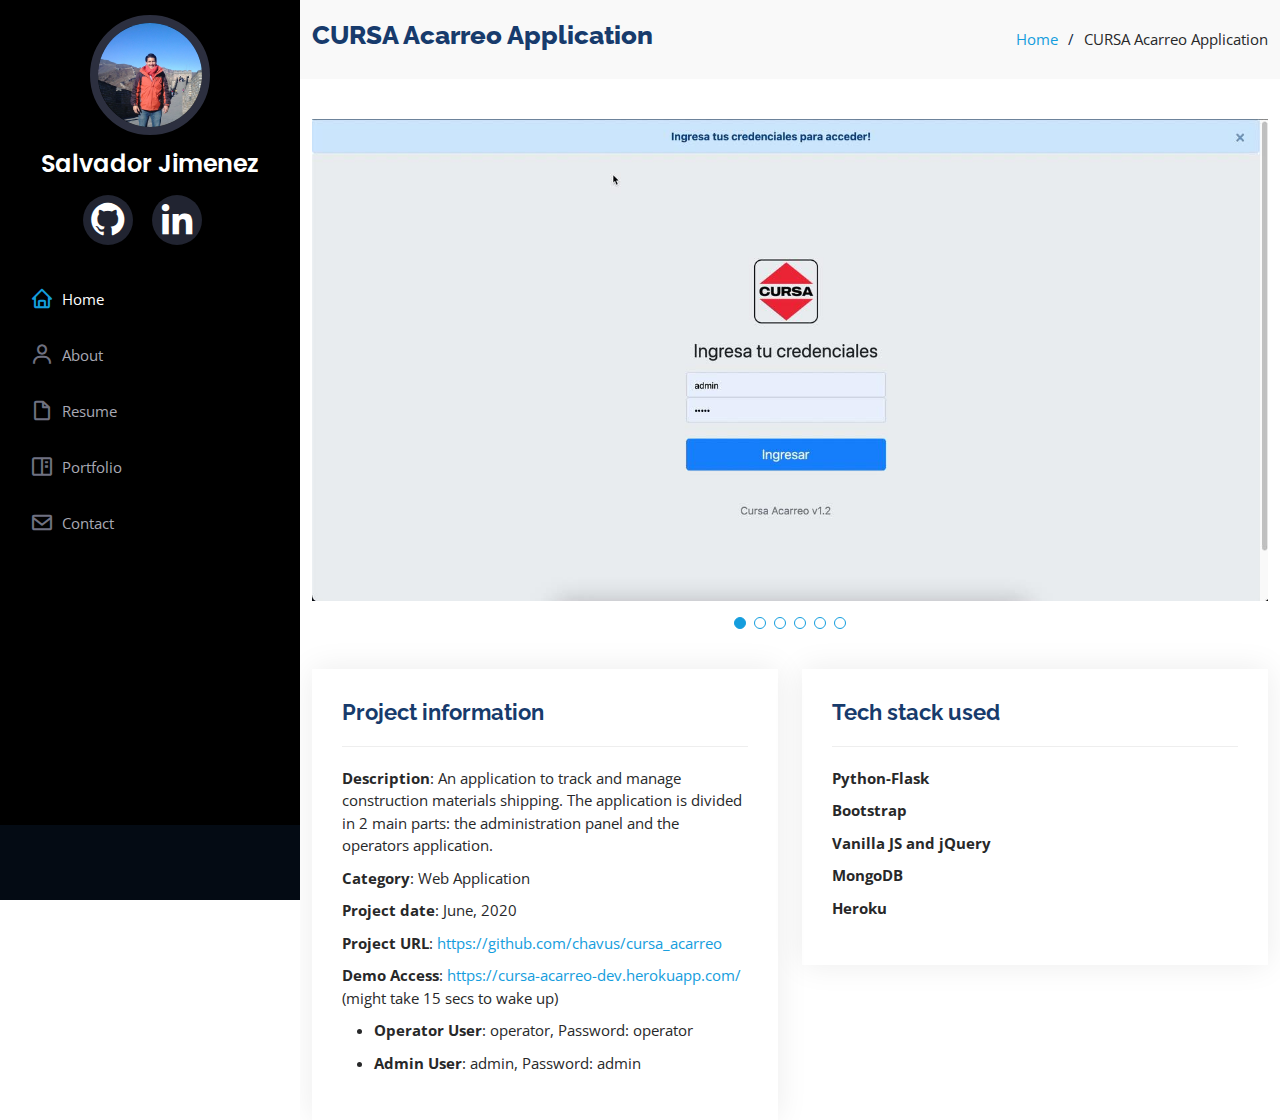
<file: portfolio-details-cursa.html>
<!DOCTYPE html>
<html lang="en">

<head>
  <meta charset="utf-8">
  <meta content="width=device-width, initial-scale=1.0" name="viewport">

  <title>Details - CURSA</title>
  <meta content="" name="description">
  <meta content="" name="keywords">

  <!-- Favicons -->
  <link href="assets/img/SJ_favicon.png" rel="icon">
  <link href="assets/img/apple-touch-icon.png" rel="apple-touch-icon">

  <!-- Google Fonts -->
  <link href="https://fonts.googleapis.com/css?family=Open+Sans:300,300i,400,400i,600,600i,700,700i|Raleway:300,300i,400,400i,500,500i,600,600i,700,700i|Poppins:300,300i,400,400i,500,500i,600,600i,700,700i" rel="stylesheet">

  <!-- Vendor CSS Files -->
  <link href="assets/vendor/aos/aos.css" rel="stylesheet">
  <link href="assets/vendor/bootstrap/css/bootstrap.min.css" rel="stylesheet">
  <link href="assets/vendor/bootstrap-icons/bootstrap-icons.css" rel="stylesheet">
  <link href="assets/vendor/boxicons/css/boxicons.min.css" rel="stylesheet">
  <link href="assets/vendor/glightbox/css/glightbox.min.css" rel="stylesheet">
  <link href="assets/vendor/swiper/swiper-bundle.min.css" rel="stylesheet">

  <!-- Template Main CSS File -->
  <link href="assets/css/style.css" rel="stylesheet">

  <!-- =======================================================
  * Template Name: iPortfolio - v3.6.0
  * Template URL: https://bootstrapmade.com/iportfolio-bootstrap-portfolio-websites-template/
  * Author: BootstrapMade.com
  * License: https://bootstrapmade.com/license/
  ======================================================== -->
</head>

<body>

  <!-- ======= Mobile nav toggle button ======= -->
  <i class="bi bi-list mobile-nav-toggle d-xl-none"></i>

  <!-- ======= Header ======= -->
  <header id="header">
    <div class="d-flex flex-column">

      <div class="profile">
        <img src="assets/img/profile/chava_img.jpeg" alt="" class="img-fluid rounded-circle">
        <h1 class="text-light"><a href="index.html">Salvador Jimenez</a></h1>
        <div class="social-links mt-3 text-center">
          <a href="https://github.com/chavus" target="_blank" class="linkedin"><i class='bx bxl-github'></i></i></a>
          <a href="https://www.linkedin.com/in/sjimenezn" target="_blank" class="linkedin"><i class="bx bxl-linkedin"></i></a>
        </div>
      </div>

      <nav id="navbar" class="nav-menu navbar">
        <ul>
          <li><a href="/index.html#hero" class="nav-link scrollto active"><i class="bx bx-home"></i> <span>Home</span></a></li>
          <li><a href="/index.html#about" class="nav-link scrollto"><i class="bx bx-user"></i> <span>About</span></a></li>
          <li><a href="/index.html#resume" class="nav-link scrollto"><i class="bx bx-file-blank"></i> <span>Resume</span></a></li>
          <li><a href="/index.html#portfolio" class="nav-link scrollto"><i class="bx bx-book-content"></i> <span>Portfolio</span></a></li>
          <li><a href="/index.html#contact" class="nav-link scrollto"><i class="bx bx-envelope"></i> <span>Contact</span></a></li>
        </ul>
      </nav><!-- .nav-menu -->
    </div>
  </header><!-- End Header -->

  <main id="main">

    <!-- ======= Breadcrumbs ======= -->
    <section id="breadcrumbs" class="breadcrumbs">
      <div class="container">

        <div class="d-flex justify-content-between align-items-center">
          <h2 style="color: #173b6c; font-weight: 800;">CURSA Acarreo Application</h2>
          <ol>
            <li><a href="index.html">Home</a></li>
            <li>CURSA Acarreo Application</li>
          </ol>
        </div>

      </div>
    </section><!-- End Breadcrumbs -->

    <!-- ======= Portfolio Details Section ======= -->
    <section id="portfolio-details" class="portfolio-details">
      <div class="container">

        <div class="row gy-4">

          <div class="col-lg-12">
            <div class="portfolio-details-slider swiper">
              <div class="swiper-wrapper align-items-center">

                <div class="swiper-slide">
                  <img src="assets/img/portfolio/cursa_1.jpg" alt="">
                </div>

                <div class="swiper-slide">
                  <img src="assets/img/portfolio/cursa_2.jpg" alt="">
                </div>

                <div class="swiper-slide">
                  <img src="assets/img/portfolio/cursa_3.jpg" alt="">
                </div>

                <div class="swiper-slide">
                  <img src="assets/img/portfolio/cursa_4.jpg" alt="">
                </div>

                <div class="swiper-slide">
                  <img src="assets/img/portfolio/cursa_5.jpg" alt="">
                </div>

                <div class="swiper-slide">
                  <img src="assets/img/portfolio/cursa_7.jpg" alt="">
                </div>

              </div>
              <div class="swiper-pagination"></div>
            </div>
          </div>

          <div class="col-lg-6">
            <div class="portfolio-info">
              <h3 style="color: #173b6c;">Project information</h3>
              <ul>
                <li><strong>Description</strong>: An application to track and manage construction materials shipping. The application is divided in 2 main parts: the administration panel and the operators application.</li>

                <li><strong>Category</strong>: Web Application</li>
                <li><strong>Project date</strong>: June, 2020</li>
                <li><strong>Project URL</strong>: <a href="https://github.com/chavus/cursa_acarreo" target="_blank">https://github.com/chavus/cursa_acarreo</a></li>
                <li><strong>Demo Access</strong>: <a href="https://cursa-acarreo-dev.herokuapp.com/login" target="_blank">https://cursa-acarreo-dev.herokuapp.com/</a> (might take 15 secs to wake up)
                  <ul class="typed-list">
                    <li><strong>Operator User</strong>: operator, Password: operator</li>
                    <li><strong>Admin User</strong>: admin, Password: admin</li>
                  </ul>
                </li>
                

              </ul>
            </div>
            </div>
            <div class="col-lg-6">
            <div class="portfolio-info">
              <h3 style="color: #173b6c;">Tech stack used</h3>
              <ul>
                <li><strong>Python-Flask</strong></li>
                <li><strong>Bootstrap</strong></li>
                <li><strong>Vanilla JS and jQuery</strong></li>
                <li><strong>MongoDB</strong></li>
                <li><strong>Heroku</strong></li>

              </ul>
            </div>

          </div>





        </div>

      </div>
    </section><!-- End Portfolio Details Section -->

  </main><!-- End #main -->

  <!-- ======= Footer ======= -->
  <footer id="footer">
    <div class="container">
      <div class="copyright">
        &copy; Copyright <strong><span>iPortfolio</span></strong>
      </div>
      <div class="credits">
        <!-- All the links in the footer should remain intact. -->
        <!-- You can delete the links only if you purchased the pro version. -->
        <!-- Licensing information: https://bootstrapmade.com/license/ -->
        <!-- Purchase the pro version with working PHP/AJAX contact form: https://bootstrapmade.com/iportfolio-bootstrap-portfolio-websites-template/ -->
        Designed by <a href="https://bootstrapmade.com/">BootstrapMade</a>
      </div>
    </div>
  </footer><!-- End  Footer -->

  <a href="#" class="back-to-top d-flex align-items-center justify-content-center"><i class="bi bi-arrow-up-short"></i></a>

  <!-- Vendor JS Files -->
  <script src="assets/vendor/aos/aos.js"></script>
  <script src="assets/vendor/bootstrap/js/bootstrap.bundle.min.js"></script>
  <script src="assets/vendor/glightbox/js/glightbox.min.js"></script>
  <script src="assets/vendor/isotope-layout/isotope.pkgd.min.js"></script>
  <script src="assets/vendor/php-email-form/validate.js"></script>
  <script src="assets/vendor/purecounter/purecounter.js"></script>
  <script src="assets/vendor/swiper/swiper-bundle.min.js"></script>
  <script src="assets/vendor/typed.js/typed.min.js"></script>
  <script src="assets/vendor/waypoints/noframework.waypoints.js"></script>

  <!-- Template Main JS File -->
  <script src="assets/js/main.js"></script>

</body>

</html>
</file>
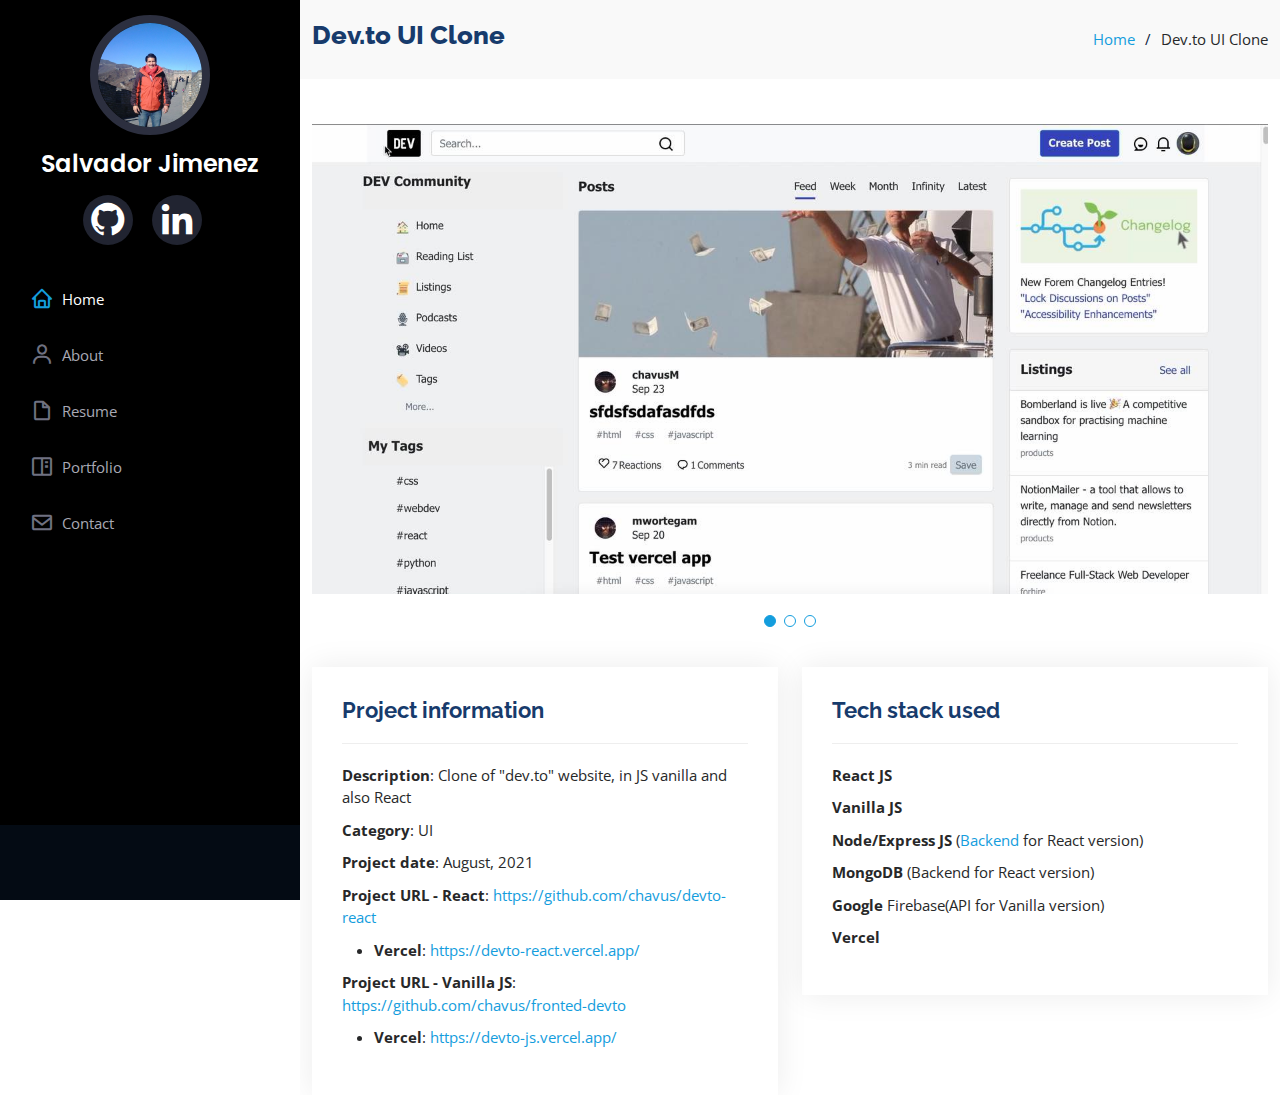
<file: portfolio-details-devto.html>
<!DOCTYPE html>
<html lang="en">

<head>
  <meta charset="utf-8">
  <meta content="width=device-width, initial-scale=1.0" name="viewport">

  <title>Details - Devto Clone</title>
  <meta content="" name="description">
  <meta content="" name="keywords">

  <!-- Favicons -->
  <link href="assets/img/SJ_favicon.png" rel="icon">
  <link href="assets/img/apple-touch-icon.png" rel="apple-touch-icon">

  <!-- Google Fonts -->
  <link href="https://fonts.googleapis.com/css?family=Open+Sans:300,300i,400,400i,600,600i,700,700i|Raleway:300,300i,400,400i,500,500i,600,600i,700,700i|Poppins:300,300i,400,400i,500,500i,600,600i,700,700i" rel="stylesheet">

  <!-- Vendor CSS Files -->
  <link href="assets/vendor/aos/aos.css" rel="stylesheet">
  <link href="assets/vendor/bootstrap/css/bootstrap.min.css" rel="stylesheet">
  <link href="assets/vendor/bootstrap-icons/bootstrap-icons.css" rel="stylesheet">
  <link href="assets/vendor/boxicons/css/boxicons.min.css" rel="stylesheet">
  <link href="assets/vendor/glightbox/css/glightbox.min.css" rel="stylesheet">
  <link href="assets/vendor/swiper/swiper-bundle.min.css" rel="stylesheet">

  <!-- Template Main CSS File -->
  <link href="assets/css/style.css" rel="stylesheet">

  <!-- =======================================================
  * Template Name: iPortfolio - v3.6.0
  * Template URL: https://bootstrapmade.com/iportfolio-bootstrap-portfolio-websites-template/
  * Author: BootstrapMade.com
  * License: https://bootstrapmade.com/license/
  ======================================================== -->
</head>

<body>

  <!-- ======= Mobile nav toggle button ======= -->
  <i class="bi bi-list mobile-nav-toggle d-xl-none"></i>

  <!-- ======= Header ======= -->
  <header id="header">
    <div class="d-flex flex-column">

      <div class="profile">
        <img src="assets/img/profile/chava_img.jpeg" alt="" class="img-fluid rounded-circle">
        <h1 class="text-light"><a href="index.html">Salvador Jimenez</a></h1>
        <div class="social-links mt-3 text-center">
          <a href="https://github.com/chavus" target="_blank" class="linkedin"><i class='bx bxl-github'></i></i></a>
          <a href="https://www.linkedin.com/in/sjimenezn" target="_blank" class="linkedin"><i class="bx bxl-linkedin"></i></a>
        </div>
      </div>

      <nav id="navbar" class="nav-menu navbar">
        <ul>
          <li><a href="/index.html#hero" class="nav-link scrollto active"><i class="bx bx-home"></i> <span>Home</span></a></li>
          <li><a href="/index.html#about" class="nav-link scrollto"><i class="bx bx-user"></i> <span>About</span></a></li>
          <li><a href="/index.html#resume" class="nav-link scrollto"><i class="bx bx-file-blank"></i> <span>Resume</span></a></li>
          <li><a href="/index.html#portfolio" class="nav-link scrollto"><i class="bx bx-book-content"></i> <span>Portfolio</span></a></li>
          <li><a href="/index.html#contact" class="nav-link scrollto"><i class="bx bx-envelope"></i> <span>Contact</span></a></li>
        </ul>
      </nav><!-- .nav-menu -->
    </div>
  </header><!-- End Header -->

  <main id="main">

    <!-- ======= Breadcrumbs ======= -->
    <section id="breadcrumbs" class="breadcrumbs">
      <div class="container">

        <div class="d-flex justify-content-between align-items-center">
          <h2 style="color: #173b6c; font-weight: 800;">Dev.to UI Clone</h2>
          <ol>
            <li><a href="index.html">Home</a></li>
            <li>Dev.to UI Clone</li>
          </ol>
        </div>

      </div>
    </section><!-- End Breadcrumbs -->

    <!-- ======= Portfolio Details Section ======= -->
    <section id="portfolio-details" class="portfolio-details">
      <div class="container">

        <div class="row gy-4">

          <div class="col-lg-12">
            <div class="portfolio-details-slider swiper">
              <div class="swiper-wrapper align-items-center">

                <div class="swiper-slide">
                  <img src="assets/img/portfolio/devto_react_2.jpg" alt="">
                </div>

                <div class="swiper-slide">
                  <img src="assets/img/portfolio/devto_react_3.jpg" alt="">
                </div>

                <div class="swiper-slide">
                  <img src="assets/img/portfolio/devto_react_4.jpg" alt="">
                </div>

              </div>
              <div class="swiper-pagination"></div>
            </div>
          </div>

          <div class="col-lg-6">
            <div class="portfolio-info">
              <h3 style="color: #173b6c;">Project information</h3>
              <ul>
                <li><strong>Description</strong>: Clone of "dev.to" website, in JS vanilla and also React</li>

                <li><strong>Category</strong>: UI</li>
                <li><strong>Project date</strong>: August, 2021</li>
                <li><strong>Project URL - React</strong>: <a href="https://github.com/chavus/devto-react" target="_blank">https://github.com/chavus/devto-react</a>
                <ul>
                  <li><strong>Vercel</strong>: <a href="https://devto-react.vercel.app/" target="_blank">https://devto-react.vercel.app/</a></li>
                </ul>
                </li>
                <li><strong>Project URL - Vanilla JS</strong>: <a href="https://github.com/chavus/fronted-devto" target="_blank">https://github.com/chavus/fronted-devto</a>
                  <ul>
                    <li>
                      <strong>Vercel</strong>: <a href="https://devto-js.vercel.app/" target="_blank">https://devto-js.vercel.app/</a> 
                    </li>
                  </ul>
                </li>

              </ul>
            </div>
            </div>
            <div class="col-lg-6">
            <div class="portfolio-info">
              <h3 style="color: #173b6c;">Tech stack used</h3>
              <ul>
                <li><strong>React JS</strong></li>
                <li><strong>Vanilla JS</strong></li>
                <li><strong>Node/Express JS </strong>(<a href="https://github.com/chavus/backend-devto" target="_blank">Backend</a> for React version)</li>
                <li><strong>MongoDB </strong>(Backend for React version)</li>
                <li><strong>Google</strong> Firebase(API for Vanilla version)</li>
                <li><strong>Vercel</strong></li>
              </ul>
            </div>

          </div>





        </div>

      </div>
    </section><!-- End Portfolio Details Section -->

  </main><!-- End #main -->

  <!-- ======= Footer ======= -->
  <footer id="footer">
    <div class="container">
      <div class="copyright">
        &copy; Copyright <strong><span>iPortfolio</span></strong>
      </div>
      <div class="credits">
        <!-- All the links in the footer should remain intact. -->
        <!-- You can delete the links only if you purchased the pro version. -->
        <!-- Licensing information: https://bootstrapmade.com/license/ -->
        <!-- Purchase the pro version with working PHP/AJAX contact form: https://bootstrapmade.com/iportfolio-bootstrap-portfolio-websites-template/ -->
        Designed by <a href="https://bootstrapmade.com/">BootstrapMade</a>
      </div>
    </div>
  </footer><!-- End  Footer -->

  <a href="#" class="back-to-top d-flex align-items-center justify-content-center"><i class="bi bi-arrow-up-short"></i></a>

  <!-- Vendor JS Files -->
  <script src="assets/vendor/aos/aos.js"></script>
  <script src="assets/vendor/bootstrap/js/bootstrap.bundle.min.js"></script>
  <script src="assets/vendor/glightbox/js/glightbox.min.js"></script>
  <script src="assets/vendor/isotope-layout/isotope.pkgd.min.js"></script>
  <script src="assets/vendor/php-email-form/validate.js"></script>
  <script src="assets/vendor/purecounter/purecounter.js"></script>
  <script src="assets/vendor/swiper/swiper-bundle.min.js"></script>
  <script src="assets/vendor/typed.js/typed.min.js"></script>
  <script src="assets/vendor/waypoints/noframework.waypoints.js"></script>

  <!-- Template Main JS File -->
  <script src="assets/js/main.js"></script>

</body>

</html>
</file>
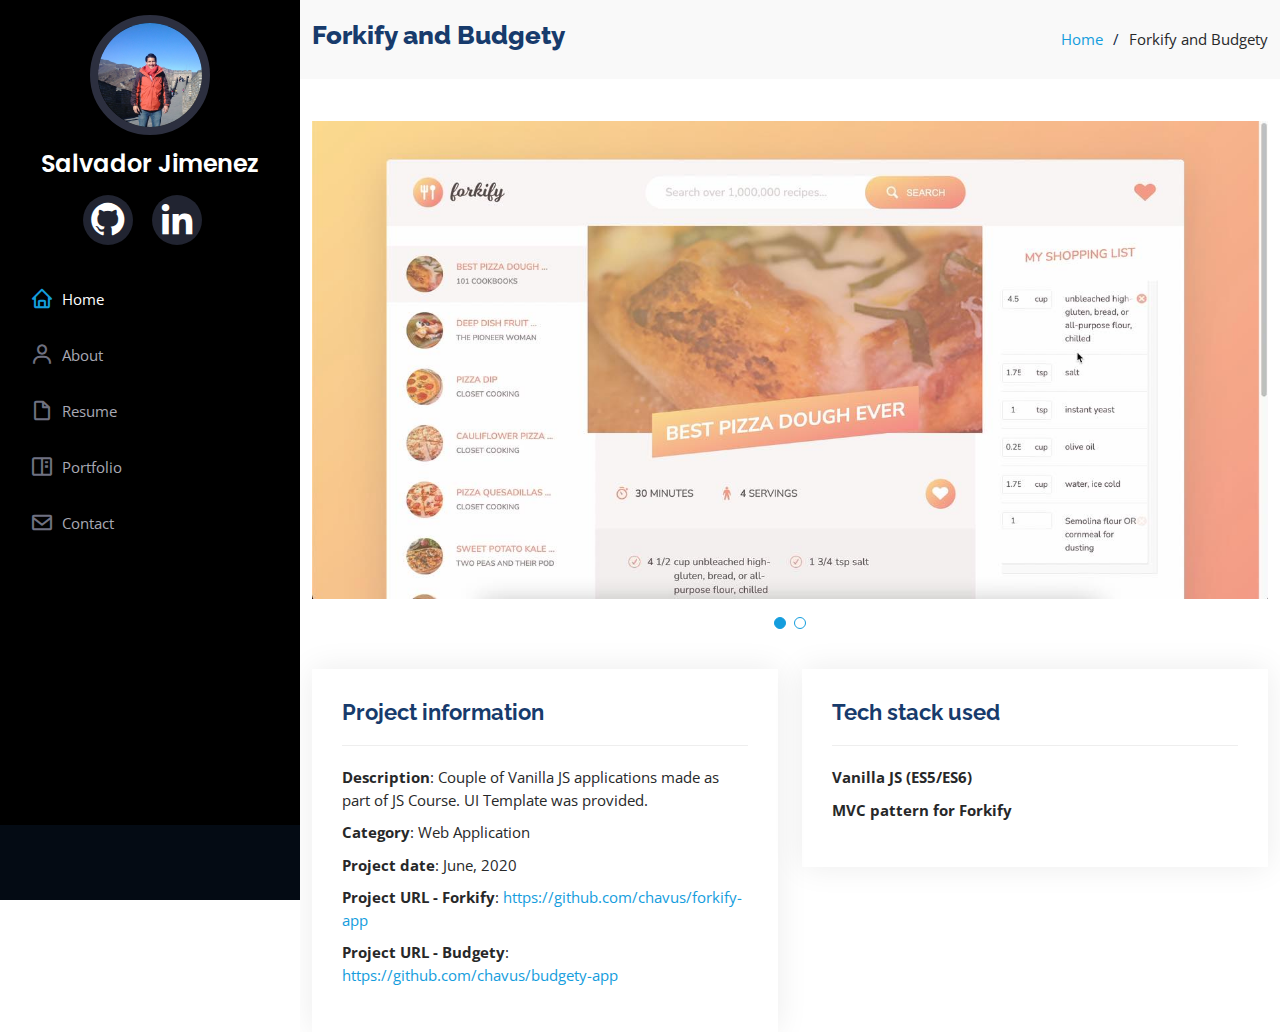
<file: portfolio-details-fork_budg.html>
<!DOCTYPE html>
<html lang="en">

<head>
  <meta charset="utf-8">
  <meta content="width=device-width, initial-scale=1.0" name="viewport">

  <title>Details - Forkify and Budgety</title>
  <meta content="" name="description">
  <meta content="" name="keywords">

  <!-- Favicons -->
  <link href="assets/img/SJ_favicon.png" rel="icon">
  <link href="assets/img/apple-touch-icon.png" rel="apple-touch-icon">

  <!-- Google Fonts -->
  <link href="https://fonts.googleapis.com/css?family=Open+Sans:300,300i,400,400i,600,600i,700,700i|Raleway:300,300i,400,400i,500,500i,600,600i,700,700i|Poppins:300,300i,400,400i,500,500i,600,600i,700,700i" rel="stylesheet">

  <!-- Vendor CSS Files -->
  <link href="assets/vendor/aos/aos.css" rel="stylesheet">
  <link href="assets/vendor/bootstrap/css/bootstrap.min.css" rel="stylesheet">
  <link href="assets/vendor/bootstrap-icons/bootstrap-icons.css" rel="stylesheet">
  <link href="assets/vendor/boxicons/css/boxicons.min.css" rel="stylesheet">
  <link href="assets/vendor/glightbox/css/glightbox.min.css" rel="stylesheet">
  <link href="assets/vendor/swiper/swiper-bundle.min.css" rel="stylesheet">

  <!-- Template Main CSS File -->
  <link href="assets/css/style.css" rel="stylesheet">

  <!-- =======================================================
  * Template Name: iPortfolio - v3.6.0
  * Template URL: https://bootstrapmade.com/iportfolio-bootstrap-portfolio-websites-template/
  * Author: BootstrapMade.com
  * License: https://bootstrapmade.com/license/
  ======================================================== -->
</head>

<body>

  <!-- ======= Mobile nav toggle button ======= -->
  <i class="bi bi-list mobile-nav-toggle d-xl-none"></i>

  <!-- ======= Header ======= -->
  <header id="header">
    <div class="d-flex flex-column">

      <div class="profile">
        <img src="assets/img/profile/chava_img.jpeg" alt="" class="img-fluid rounded-circle">
        <h1 class="text-light"><a href="index.html">Salvador Jimenez</a></h1>
        <div class="social-links mt-3 text-center">
          <a href="https://github.com/chavus" target="_blank" class="linkedin"><i class='bx bxl-github'></i></i></a>
          <a href="https://www.linkedin.com/in/sjimenezn" target="_blank" class="linkedin"><i class="bx bxl-linkedin"></i></a>
        </div>
      </div>

      <nav id="navbar" class="nav-menu navbar">
        <ul>
          <li><a href="/index.html#hero" class="nav-link scrollto active"><i class="bx bx-home"></i> <span>Home</span></a></li>
          <li><a href="/index.html#about" class="nav-link scrollto"><i class="bx bx-user"></i> <span>About</span></a></li>
          <li><a href="/index.html#resume" class="nav-link scrollto"><i class="bx bx-file-blank"></i> <span>Resume</span></a></li>
          <li><a href="/index.html#portfolio" class="nav-link scrollto"><i class="bx bx-book-content"></i> <span>Portfolio</span></a></li>
          <li><a href="/index.html#contact" class="nav-link scrollto"><i class="bx bx-envelope"></i> <span>Contact</span></a></li>
        </ul>
      </nav><!-- .nav-menu -->
    </div>
  </header><!-- End Header -->

  <main id="main">

    <!-- ======= Breadcrumbs ======= -->
    <section id="breadcrumbs" class="breadcrumbs">
      <div class="container">

        <div class="d-flex justify-content-between align-items-center">
          <h2 style="color: #173b6c; font-weight: 800;">Forkify and Budgety</h2>
          <ol>
            <li><a href="index.html">Home</a></li>
            <li>Forkify and Budgety</li>
          </ol>
        </div>

      </div>
    </section><!-- End Breadcrumbs -->

    <!-- ======= Portfolio Details Section ======= -->
    <section id="portfolio-details" class="portfolio-details">
      <div class="container">

        <div class="row gy-4">

          <div class="col-lg-12">
            <div class="portfolio-details-slider swiper">
              <div class="swiper-wrapper align-items-center">

                <div class="swiper-slide">
                  <img src="assets/img/portfolio/fork_budg_1.jpg" alt="">
                </div>

                <div class="swiper-slide">
                  <img src="assets/img/portfolio/fork_budg_2.jpg" alt="">
                </div>

              </div>
              <div class="swiper-pagination"></div>
            </div>
          </div>

          <div class="col-lg-6">
            <div class="portfolio-info">
              <h3 style="color: #173b6c;">Project information</h3>
              <ul>
                <li><strong>Description</strong>: Couple of Vanilla JS applications made as part of JS Course. UI Template was provided.</li>

                <li><strong>Category</strong>: Web Application</li>
                <li><strong>Project date</strong>: June, 2020</li>
                <li><strong>Project URL - Forkify</strong>: <a href="https://github.com/chavus/forkify-app" target="_blank">https://github.com/chavus/forkify-app</a>
                </li>
                <li><strong>Project URL - Budgety</strong>: <a href="https://github.com/chavus/budgety-app" target="_blank">https://github.com/chavus/budgety-app</a>
                </li>
              </ul>
            </div>
            </div>
            <div class="col-lg-6">
            <div class="portfolio-info">
              <h3 style="color: #173b6c;">Tech stack used</h3>
              <ul>
                <li><strong>Vanilla JS (ES5/ES6)</strong></li>
                <li><strong>MVC pattern for Forkify</strong></li>
              </ul>
            </div>

          </div>





        </div>

      </div>
    </section><!-- End Portfolio Details Section -->

  </main><!-- End #main -->

  <!-- ======= Footer ======= -->
  <footer id="footer">
    <div class="container">
      <div class="copyright">
        &copy; Copyright <strong><span>iPortfolio</span></strong>
      </div>
      <div class="credits">
        <!-- All the links in the footer should remain intact. -->
        <!-- You can delete the links only if you purchased the pro version. -->
        <!-- Licensing information: https://bootstrapmade.com/license/ -->
        <!-- Purchase the pro version with working PHP/AJAX contact form: https://bootstrapmade.com/iportfolio-bootstrap-portfolio-websites-template/ -->
        Designed by <a href="https://bootstrapmade.com/">BootstrapMade</a>
      </div>
    </div>
  </footer><!-- End  Footer -->

  <a href="#" class="back-to-top d-flex align-items-center justify-content-center"><i class="bi bi-arrow-up-short"></i></a>

  <!-- Vendor JS Files -->
  <script src="assets/vendor/aos/aos.js"></script>
  <script src="assets/vendor/bootstrap/js/bootstrap.bundle.min.js"></script>
  <script src="assets/vendor/glightbox/js/glightbox.min.js"></script>
  <script src="assets/vendor/isotope-layout/isotope.pkgd.min.js"></script>
  <script src="assets/vendor/php-email-form/validate.js"></script>
  <script src="assets/vendor/purecounter/purecounter.js"></script>
  <script src="assets/vendor/swiper/swiper-bundle.min.js"></script>
  <script src="assets/vendor/typed.js/typed.min.js"></script>
  <script src="assets/vendor/waypoints/noframework.waypoints.js"></script>

  <!-- Template Main JS File -->
  <script src="assets/js/main.js"></script>

</body>

</html>
</file>
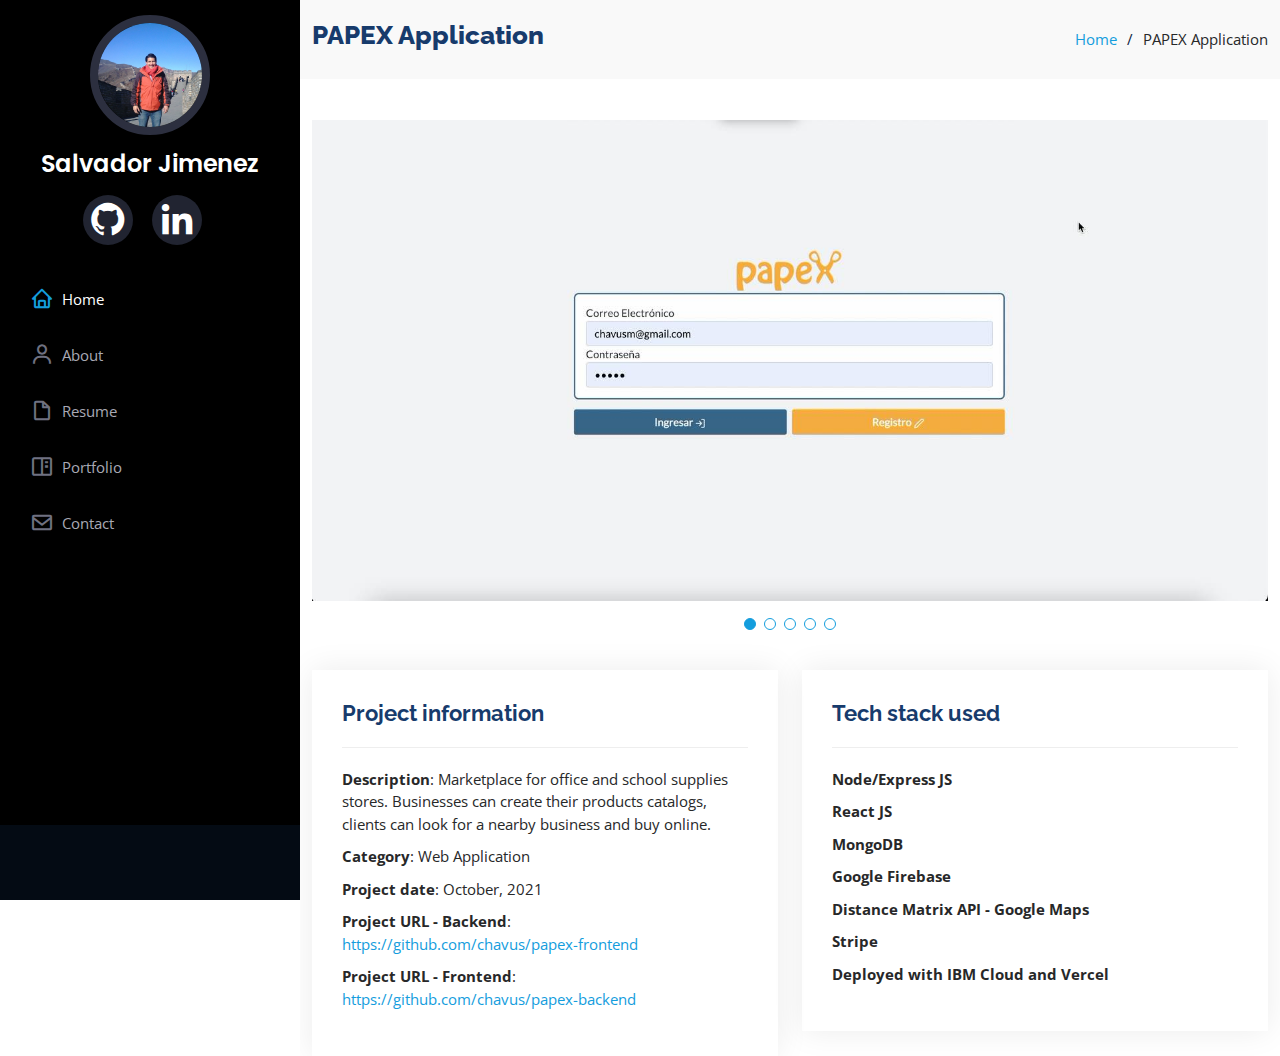
<file: portfolio-details-papex.html>
<!DOCTYPE html>
<html lang="en">

<head>
  <meta charset="utf-8">
  <meta content="width=device-width, initial-scale=1.0" name="viewport">

  <title>Details - Papex</title>
  <meta content="" name="description">
  <meta content="" name="keywords">

  <!-- Favicons -->
  <link href="assets/img/SJ_favicon.png" rel="icon">
  <link href="assets/img/apple-touch-icon.png" rel="apple-touch-icon">

  <!-- Google Fonts -->
  <link href="https://fonts.googleapis.com/css?family=Open+Sans:300,300i,400,400i,600,600i,700,700i|Raleway:300,300i,400,400i,500,500i,600,600i,700,700i|Poppins:300,300i,400,400i,500,500i,600,600i,700,700i" rel="stylesheet">

  <!-- Vendor CSS Files -->
  <link href="assets/vendor/aos/aos.css" rel="stylesheet">
  <link href="assets/vendor/bootstrap/css/bootstrap.min.css" rel="stylesheet">
  <link href="assets/vendor/bootstrap-icons/bootstrap-icons.css" rel="stylesheet">
  <link href="assets/vendor/boxicons/css/boxicons.min.css" rel="stylesheet">
  <link href="assets/vendor/glightbox/css/glightbox.min.css" rel="stylesheet">
  <link href="assets/vendor/swiper/swiper-bundle.min.css" rel="stylesheet">

  <!-- Template Main CSS File -->
  <link href="assets/css/style.css" rel="stylesheet">

  <!-- =======================================================
  * Template Name: iPortfolio - v3.6.0
  * Template URL: https://bootstrapmade.com/iportfolio-bootstrap-portfolio-websites-template/
  * Author: BootstrapMade.com
  * License: https://bootstrapmade.com/license/
  ======================================================== -->
</head>

<body>

  <!-- ======= Mobile nav toggle button ======= -->
  <i class="bi bi-list mobile-nav-toggle d-xl-none"></i>

  <!-- ======= Header ======= -->
  <header id="header">
    <div class="d-flex flex-column">

      <div class="profile">
        <img src="assets/img/profile/chava_img.jpeg" alt="" class="img-fluid rounded-circle">
        <h1 class="text-light"><a href="index.html">Salvador Jimenez</a></h1>
        <div class="social-links mt-3 text-center">
          <a href="https://github.com/chavus" target="_blank" class="linkedin"><i class='bx bxl-github'></i></i></a>
          <a href="https://www.linkedin.com/in/sjimenezn" target="_blank" class="linkedin"><i class="bx bxl-linkedin"></i></a>
        </div>
      </div>

      <nav id="navbar" class="nav-menu navbar">
        <ul>
          <li><a href="/index.html#hero" class="nav-link scrollto active"><i class="bx bx-home"></i> <span>Home</span></a></li>
          <li><a href="/index.html#about" class="nav-link scrollto"><i class="bx bx-user"></i> <span>About</span></a></li>
          <li><a href="/index.html#resume" class="nav-link scrollto"><i class="bx bx-file-blank"></i> <span>Resume</span></a></li>
          <li><a href="/index.html#portfolio" class="nav-link scrollto"><i class="bx bx-book-content"></i> <span>Portfolio</span></a></li>
          <li><a href="/index.html#contact" class="nav-link scrollto"><i class="bx bx-envelope"></i> <span>Contact</span></a></li>
        </ul>
      </nav><!-- .nav-menu -->
    </div>
  </header><!-- End Header -->

  <main id="main">

    <!-- ======= Breadcrumbs ======= -->
    <section id="breadcrumbs" class="breadcrumbs">
      <div class="container">

        <div class="d-flex justify-content-between align-items-center">
          <h2 style="color: #173b6c; font-weight: 800;">PAPEX Application</h2>
          <ol>
            <li><a href="index.html">Home</a></li>
            <li>PAPEX Application</li>
          </ol>
        </div>

      </div>
    </section><!-- End Breadcrumbs -->

    <!-- ======= Portfolio Details Section ======= -->
    <section id="portfolio-details" class="portfolio-details">
      <div class="container">

        <div class="row gy-4">

          <div class="col-lg-12">
            <div class="portfolio-details-slider swiper">
              <div class="swiper-wrapper align-items-center">

                <div class="swiper-slide">
                  <img src="assets/img/portfolio/papex_1.jpg" alt="">
                </div>

                <div class="swiper-slide">
                  <img src="assets/img/portfolio/papex_2.jpg" alt="">
                </div>

                <div class="swiper-slide">
                  <img src="assets/img/portfolio/papex_4.jpg" alt="">
                </div>

                <div class="swiper-slide">
                  <img src="assets/img/portfolio/papex_5.jpg" alt="">
                </div>

                <div class="swiper-slide">
                  <img src="assets/img/portfolio/papex_3.jpg" alt="">
                </div>

              </div>
              <div class="swiper-pagination"></div>
            </div>
          </div>

          <div class="col-lg-6">
            <div class="portfolio-info">
              <h3 style="color: #173b6c;">Project information</h3>
              <ul>
                <li><strong>Description</strong>: Marketplace for office and school supplies stores. 
                Businesses can create their products catalogs, clients can look for a nearby business and buy online.</li>

                <li><strong>Category</strong>: Web Application</li>
                <li><strong>Project date</strong>: October, 2021</li>
                <li><strong>Project URL - Backend</strong>: <a href="https://github.com/chavus/papex-frontend" target="_blank">https://github.com/chavus/papex-frontend</a></li>
                <li><strong>Project URL - Frontend</strong>: <a href="https://github.com/chavus/papex-backend" target="_blank">https://github.com/chavus/papex-backend</a></li>
              </ul>
            </div>
            </div>
            <div class="col-lg-6">
            <div class="portfolio-info">
              <h3 style="color: #173b6c;">Tech stack used</h3>
              <ul>
                <li><strong>Node/Express JS</strong></li>
                <li><strong>React JS</strong></li>
                <li><strong>MongoDB</strong></li>
                <li><strong>Google Firebase</strong></li>
                <li><strong>Distance Matrix API - Google Maps</strong></li>
                <li><strong>Stripe</strong></li>
                <li><strong>Deployed with IBM Cloud and Vercel</strong></li>
              </ul>
            </div>

          </div>





        </div>

      </div>
    </section><!-- End Portfolio Details Section -->

  </main><!-- End #main -->

  <!-- ======= Footer ======= -->
  <footer id="footer">
    <div class="container">
      <div class="copyright">
        &copy; Copyright <strong><span>iPortfolio</span></strong>
      </div>
      <div class="credits">
        <!-- All the links in the footer should remain intact. -->
        <!-- You can delete the links only if you purchased the pro version. -->
        <!-- Licensing information: https://bootstrapmade.com/license/ -->
        <!-- Purchase the pro version with working PHP/AJAX contact form: https://bootstrapmade.com/iportfolio-bootstrap-portfolio-websites-template/ -->
        Designed by <a href="https://bootstrapmade.com/">BootstrapMade</a>
      </div>
    </div>
  </footer><!-- End  Footer -->

  <a href="#" class="back-to-top d-flex align-items-center justify-content-center"><i class="bi bi-arrow-up-short"></i></a>

  <!-- Vendor JS Files -->
  <script src="assets/vendor/aos/aos.js"></script>
  <script src="assets/vendor/bootstrap/js/bootstrap.bundle.min.js"></script>
  <script src="assets/vendor/glightbox/js/glightbox.min.js"></script>
  <script src="assets/vendor/isotope-layout/isotope.pkgd.min.js"></script>
  <script src="assets/vendor/php-email-form/validate.js"></script>
  <script src="assets/vendor/purecounter/purecounter.js"></script>
  <script src="assets/vendor/swiper/swiper-bundle.min.js"></script>
  <script src="assets/vendor/typed.js/typed.min.js"></script>
  <script src="assets/vendor/waypoints/noframework.waypoints.js"></script>

  <!-- Template Main JS File -->
  <script src="assets/js/main.js"></script>

</body>

</html>
</file>
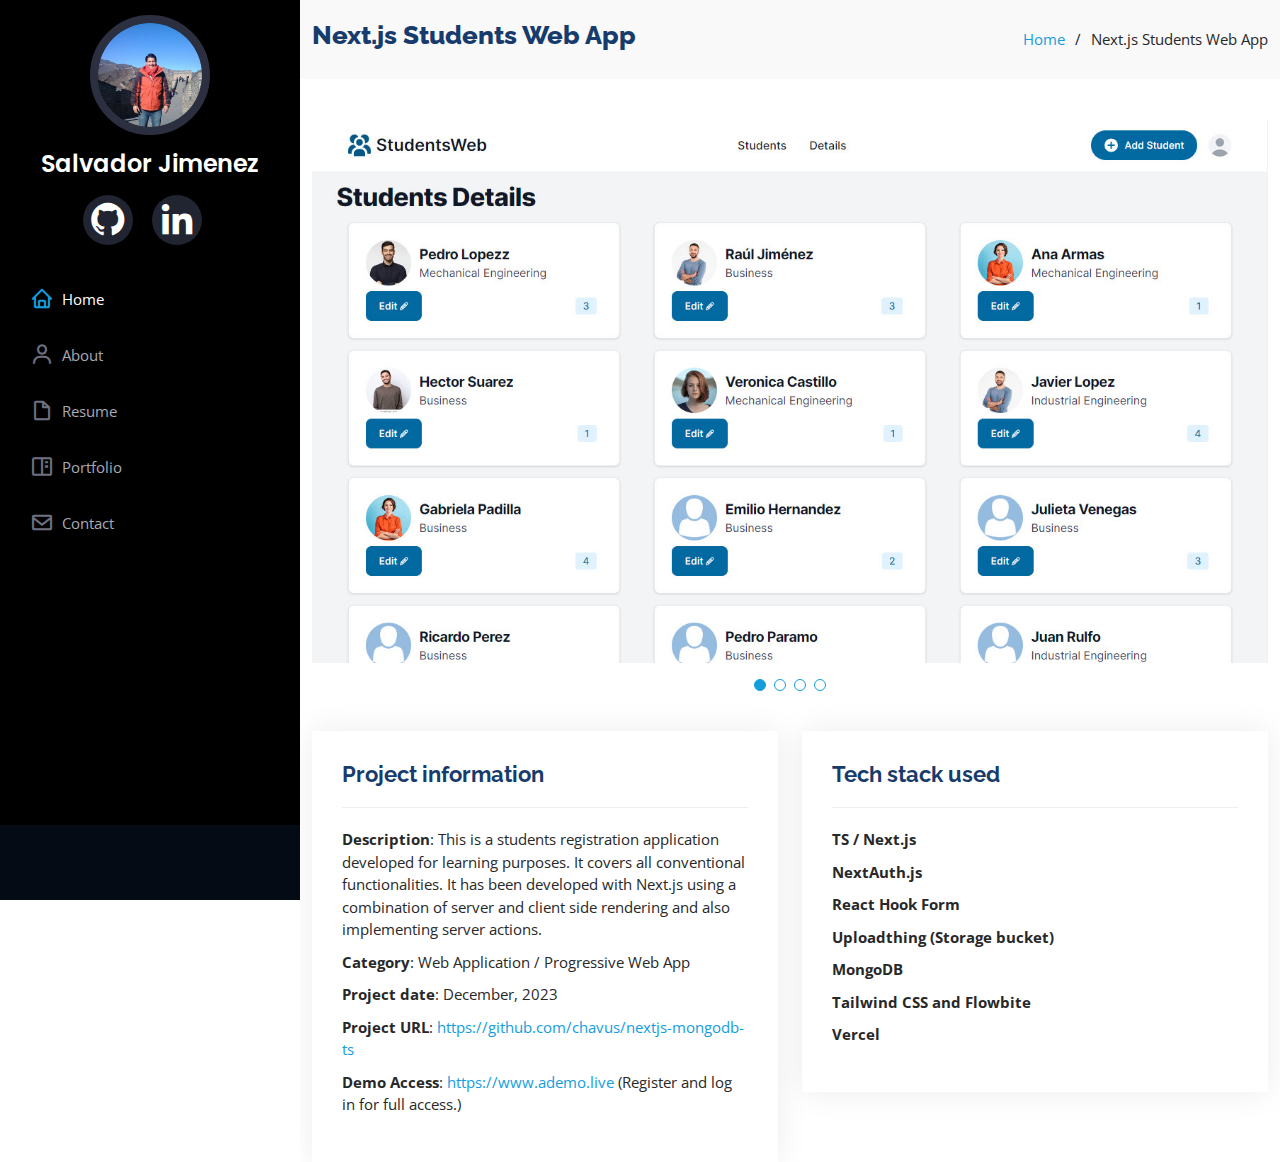
<file: portfolio-details-students.html>
<!DOCTYPE html>
<html lang="en">

<head>
  <meta charset="utf-8">
  <meta content="width=device-width, initial-scale=1.0" name="viewport">

  <title>Details - NextJS StudentsWeb</title>
  <meta content="" name="description">
  <meta content="" name="keywords">

  <!-- Favicons -->
  <link href="assets/img/SJ_favicon.png" rel="icon">
  <link href="assets/img/apple-touch-icon.png" rel="apple-touch-icon">

  <!-- Google Fonts -->
  <link href="https://fonts.googleapis.com/css?family=Open+Sans:300,300i,400,400i,600,600i,700,700i|Raleway:300,300i,400,400i,500,500i,600,600i,700,700i|Poppins:300,300i,400,400i,500,500i,600,600i,700,700i" rel="stylesheet">

  <!-- Vendor CSS Files -->
  <link href="assets/vendor/aos/aos.css" rel="stylesheet">
  <link href="assets/vendor/bootstrap/css/bootstrap.min.css" rel="stylesheet">
  <link href="assets/vendor/bootstrap-icons/bootstrap-icons.css" rel="stylesheet">
  <link href="assets/vendor/boxicons/css/boxicons.min.css" rel="stylesheet">
  <link href="assets/vendor/glightbox/css/glightbox.min.css" rel="stylesheet">
  <link href="assets/vendor/swiper/swiper-bundle.min.css" rel="stylesheet">

  <!-- Template Main CSS File -->
  <link href="assets/css/style.css" rel="stylesheet">

  <!-- =======================================================
  * Template Name: iPortfolio - v3.6.0
  * Template URL: https://bootstrapmade.com/iportfolio-bootstrap-portfolio-websites-template/
  * Author: BootstrapMade.com
  * License: https://bootstrapmade.com/license/
  ======================================================== -->
</head>

<body>

  <!-- ======= Mobile nav toggle button ======= -->
  <i class="bi bi-list mobile-nav-toggle d-xl-none"></i>

  <!-- ======= Header ======= -->
  <header id="header">
    <div class="d-flex flex-column">
      
      <div class="profile">
        <img src="assets/img/profile/chava_img.jpeg" alt="" class="img-fluid rounded-circle">
        <h1 class="text-light"><a href="index.html">Salvador Jimenez </a></h1>
        <div class="social-links mt-3 text-center">
          <a href="https://github.com/chavus" target="_blank" class="linkedin"><i class='bx bxl-github'></i></i></a>
          <a href="https://www.linkedin.com/in/sjimenezn" target="_blank" class="linkedin"><i class="bx bxl-linkedin"></i></a>
        </div>
      </div>

      <nav id="navbar" class="nav-menu navbar">
        <ul>
          <li><a href="/index.html#hero" class="nav-link scrollto active"><i class="bx bx-home"></i> <span>Home</span></a></li>
          <li><a href="/index.html#about" class="nav-link scrollto"><i class="bx bx-user"></i> <span>About</span></a></li>
          <li><a href="/index.html#resume" class="nav-link scrollto"><i class="bx bx-file-blank"></i> <span>Resume</span></a></li>
          <li><a href="/index.html#portfolio" class="nav-link scrollto"><i class="bx bx-book-content"></i> <span>Portfolio</span></a></li>
          <li><a href="/index.html#contact" class="nav-link scrollto"><i class="bx bx-envelope"></i> <span>Contact</span></a></li>
        </ul>
      </nav><!-- .nav-menu -->
    </div>
  </header><!-- End Header -->

  <main id="main">

    <!-- ======= Breadcrumbs ======= -->
    <section id="breadcrumbs" class="breadcrumbs">
      <div class="container">

        <div class="d-flex justify-content-between align-items-center">
          <h2 style="color: #173b6c; font-weight: 800;">Next.js Students Web App</h2>
          <ol>
            <li><a href="index.html">Home</a></li>
            <li>Next.js Students Web App</li>
          </ol>
        </div>

      </div>
    </section><!-- End Breadcrumbs -->

    <!-- ======= Portfolio Details Section ======= -->
    <section id="portfolio-details" class="portfolio-details">
      <div class="container">

        <div class="row gy-4">

          <div class="col-lg-12">
            <div class="portfolio-details-slider swiper">
              <div class="swiper-wrapper align-items-center">

                <div class="swiper-slide">
                  <img src="assets/img/portfolio/students_1.jpg" alt="">
                </div>

                <div class="swiper-slide">
                  <img src="assets/img/portfolio/students_2.jpg" alt="">
                </div>

                <div class="swiper-slide">
                  <img src="assets/img/portfolio/students_3.jpg" alt="">
                </div>

                <div class="swiper-slide">
                  <img src="assets/img/portfolio/students_4.jpg" alt="">
                </div>

              </div>
              <div class="swiper-pagination"></div>
            </div>
          </div>

          <div class="col-lg-6">
            <div class="portfolio-info">
              <h3 style="color: #173b6c;">Project information</h3>
              <ul>
                <li><strong>Description</strong>: This is a students registration application developed for learning purposes. It covers all conventional functionalities. It has been developed with Next.js using a combination of server and client side rendering and also implementing server actions.</li>

                <li><strong>Category</strong>: Web Application / Progressive Web App</li>
                <li><strong>Project date</strong>: December, 2023</li>
                <li><strong>Project URL</strong>: <a href="https://github.com/chavus/nextjs-mongodb-ts" target="_blank">https://github.com/chavus/nextjs-mongodb-ts</a></li>
                <li><strong>Demo Access</strong>: <a href="https://www.ademo.live/" target="_blank">https://www.ademo.live</a> (Register and log in for full access.)
                </li>
              </ul>
            </div>
            </div>
            <div class="col-lg-6">
            <div class="portfolio-info">
              <h3 style="color: #173b6c;">Tech stack used</h3>
              <ul>
                <li><strong>TS / Next.js</strong></li>
                <li><strong>NextAuth.js</strong></li>
                <li><strong>React Hook Form</strong></li>
                <li><strong>Uploadthing (Storage bucket) </strong></li>
                <li><strong>MongoDB</strong></li>
                <li><strong>Tailwind CSS and Flowbite</strong></li>
                <li><strong>Vercel</strong></li>

              </ul>
            </div>

          </div>





        </div>

      </div>
    </section><!-- End Portfolio Details Section -->

  </main><!-- End #main -->

  <!-- ======= Footer ======= -->
  <footer id="footer">
    <div class="container">
      <div class="copyright">
        &copy; Copyright <strong><span>iPortfolio</span></strong>
      </div>
      <div class="credits">
        <!-- All the links in the footer should remain intact. -->
        <!-- You can delete the links only if you purchased the pro version. -->
        <!-- Licensing information: https://bootstrapmade.com/license/ -->
        <!-- Purchase the pro version with working PHP/AJAX contact form: https://bootstrapmade.com/iportfolio-bootstrap-portfolio-websites-template/ -->
        Designed by <a href="https://bootstrapmade.com/">BootstrapMade</a>
      </div>
    </div>
  </footer><!-- End  Footer -->

  <a href="#" class="back-to-top d-flex align-items-center justify-content-center"><i class="bi bi-arrow-up-short"></i></a>

  <!-- Vendor JS Files -->
  <script src="assets/vendor/aos/aos.js"></script>
  <script src="assets/vendor/bootstrap/js/bootstrap.bundle.min.js"></script>
  <script src="assets/vendor/glightbox/js/glightbox.min.js"></script>
  <script src="assets/vendor/isotope-layout/isotope.pkgd.min.js"></script>
  <script src="assets/vendor/php-email-form/validate.js"></script>
  <script src="assets/vendor/purecounter/purecounter.js"></script>
  <script src="assets/vendor/swiper/swiper-bundle.min.js"></script>
  <script src="assets/vendor/typed.js/typed.min.js"></script>
  <script src="assets/vendor/waypoints/noframework.waypoints.js"></script>

  <!-- Template Main JS File -->
  <script src="assets/js/main.js"></script>

</body>

</html>
</file>
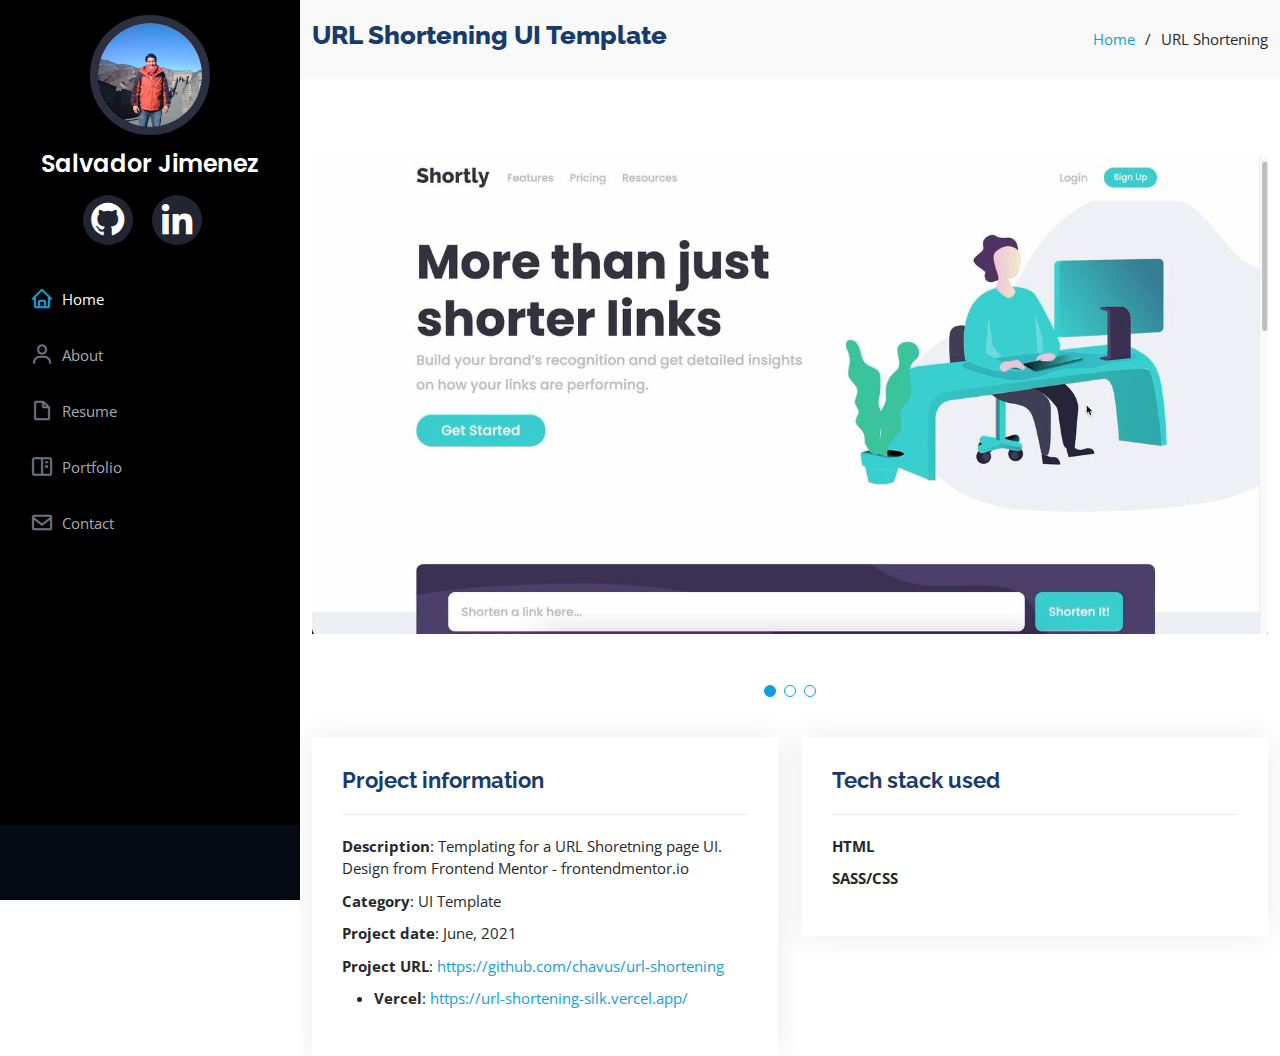
<file: portfolio-details-url_short.html>
<!DOCTYPE html>
<html lang="en">

<head>
  <meta charset="utf-8">
  <meta content="width=device-width, initial-scale=1.0" name="viewport">

  <title>Details - URL Shortening</title>
  <meta content="" name="description">
  <meta content="" name="keywords">

  <!-- Favicons -->
  <link href="assets/img/SJ_favicon.png" rel="icon">
  <link href="assets/img/apple-touch-icon.png" rel="apple-touch-icon">

  <!-- Google Fonts -->
  <link href="https://fonts.googleapis.com/css?family=Open+Sans:300,300i,400,400i,600,600i,700,700i|Raleway:300,300i,400,400i,500,500i,600,600i,700,700i|Poppins:300,300i,400,400i,500,500i,600,600i,700,700i" rel="stylesheet">

  <!-- Vendor CSS Files -->
  <link href="assets/vendor/aos/aos.css" rel="stylesheet">
  <link href="assets/vendor/bootstrap/css/bootstrap.min.css" rel="stylesheet">
  <link href="assets/vendor/bootstrap-icons/bootstrap-icons.css" rel="stylesheet">
  <link href="assets/vendor/boxicons/css/boxicons.min.css" rel="stylesheet">
  <link href="assets/vendor/glightbox/css/glightbox.min.css" rel="stylesheet">
  <link href="assets/vendor/swiper/swiper-bundle.min.css" rel="stylesheet">

  <!-- Template Main CSS File -->
  <link href="assets/css/style.css" rel="stylesheet">

  <!-- =======================================================
  * Template Name: iPortfolio - v3.6.0
  * Template URL: https://bootstrapmade.com/iportfolio-bootstrap-portfolio-websites-template/
  * Author: BootstrapMade.com
  * License: https://bootstrapmade.com/license/
  ======================================================== -->
</head>

<body>

  <!-- ======= Mobile nav toggle button ======= -->
  <i class="bi bi-list mobile-nav-toggle d-xl-none"></i>

  <!-- ======= Header ======= -->
  <header id="header">
    <div class="d-flex flex-column">

      <div class="profile">
        <img src="assets/img/profile/chava_img.jpeg" alt="" class="img-fluid rounded-circle">
        <h1 class="text-light"><a href="index.html">Salvador Jimenez</a></h1>
        <div class="social-links mt-3 text-center">
          <a href="https://github.com/chavus" target="_blank" class="linkedin"><i class='bx bxl-github'></i></i></a>
          <a href="https://www.linkedin.com/in/sjimenezn" target="_blank" class="linkedin"><i class="bx bxl-linkedin"></i></a>
        </div>
      </div>

      <nav id="navbar" class="nav-menu navbar">
        <ul>
          <li><a href="/index.html#hero" class="nav-link scrollto active"><i class="bx bx-home"></i> <span>Home</span></a></li>
          <li><a href="/index.html#about" class="nav-link scrollto"><i class="bx bx-user"></i> <span>About</span></a></li>
          <li><a href="/index.html#resume" class="nav-link scrollto"><i class="bx bx-file-blank"></i> <span>Resume</span></a></li>
          <li><a href="/index.html#portfolio" class="nav-link scrollto"><i class="bx bx-book-content"></i> <span>Portfolio</span></a></li>
          <li><a href="/index.html#contact" class="nav-link scrollto"><i class="bx bx-envelope"></i> <span>Contact</span></a></li>
        </ul>
      </nav><!-- .nav-menu -->
    </div>
  </header><!-- End Header -->

  <main id="main">

    <!-- ======= Breadcrumbs ======= -->
    <section id="breadcrumbs" class="breadcrumbs">
      <div class="container">

        <div class="d-flex justify-content-between align-items-center">
          <h2 style="color: #173b6c; font-weight: 800;">URL Shortening UI Template</h2>
          <ol>
            <li><a href="index.html">Home</a></li>
            <li>URL Shortening</li>
          </ol>
        </div>

      </div>
    </section><!-- End Breadcrumbs -->

    <!-- ======= Portfolio Details Section ======= -->
    <section id="portfolio-details" class="portfolio-details">
      <div class="container">

        <div class="row gy-4">

          <div class="col-lg-12">
            <div class="portfolio-details-slider swiper">
              <div class="swiper-wrapper align-items-center">

                <div class="swiper-slide">
                  <img src="assets/img/portfolio/url_short_1.jpg" alt="">
                </div>

                <div class="swiper-slide">
                  <img src="assets/img/portfolio/url_short_2.jpg" alt="">
                </div>

                <div class="swiper-slide">
                  <img src="assets/img/portfolio/url_short_3.jpg" alt="">
                </div>

              </div>
              <div class="swiper-pagination"></div>
            </div>
          </div>

          <div class="col-lg-6">
            <div class="portfolio-info">
              <h3 style="color: #173b6c;">Project information</h3>
              <ul>
                <li><strong>Description</strong>: Templating for a URL Shoretning page UI. Design from Frontend Mentor - frontendmentor.io</li>

                <li><strong>Category</strong>: UI Template</li>
                <li><strong>Project date</strong>: June, 2021</li>
                <li><strong>Project URL</strong>: <a href="https://github.com/chavus/url-shortening" target="_blank">https://github.com/chavus/url-shortening</a>
                <ul>
                  <li><strong>Vercel</strong>: <a href="https://url-shortening-silk.vercel.app/" target="_blank">https://url-shortening-silk.vercel.app/</a></li>
                </ul>
                </li>
                
              </ul>
            </div>
            </div>
            <div class="col-lg-6">
            <div class="portfolio-info">
              <h3 style="color: #173b6c;">Tech stack used</h3>
              <ul>
                <li><strong>HTML</strong></li>
                <li><strong>SASS/CSS</strong></li>
              </ul>
            </div>

          </div>





        </div>

      </div>
    </section><!-- End Portfolio Details Section -->

  </main><!-- End #main -->

  <!-- ======= Footer ======= -->
  <footer id="footer">
    <div class="container">
      <div class="copyright">
        &copy; Copyright <strong><span>iPortfolio</span></strong>
      </div>
      <div class="credits">
        <!-- All the links in the footer should remain intact. -->
        <!-- You can delete the links only if you purchased the pro version. -->
        <!-- Licensing information: https://bootstrapmade.com/license/ -->
        <!-- Purchase the pro version with working PHP/AJAX contact form: https://bootstrapmade.com/iportfolio-bootstrap-portfolio-websites-template/ -->
        Designed by <a href="https://bootstrapmade.com/">BootstrapMade</a>
      </div>
    </div>
  </footer><!-- End  Footer -->

  <a href="#" class="back-to-top d-flex align-items-center justify-content-center"><i class="bi bi-arrow-up-short"></i></a>

  <!-- Vendor JS Files -->
  <script src="assets/vendor/aos/aos.js"></script>
  <script src="assets/vendor/bootstrap/js/bootstrap.bundle.min.js"></script>
  <script src="assets/vendor/glightbox/js/glightbox.min.js"></script>
  <script src="assets/vendor/isotope-layout/isotope.pkgd.min.js"></script>
  <script src="assets/vendor/php-email-form/validate.js"></script>
  <script src="assets/vendor/purecounter/purecounter.js"></script>
  <script src="assets/vendor/swiper/swiper-bundle.min.js"></script>
  <script src="assets/vendor/typed.js/typed.min.js"></script>
  <script src="assets/vendor/waypoints/noframework.waypoints.js"></script>

  <!-- Template Main JS File -->
  <script src="assets/js/main.js"></script>

</body>

</html>
</file>
<file: assets/css/style.css>
/**
* Template Name: iPortfolio - v3.6.0
* Template URL: https://bootstrapmade.com/iportfolio-bootstrap-portfolio-websites-template/
* Author: BootstrapMade.com
* License: https://bootstrapmade.com/license/
*/

/*--------------------------------------------------------------
# General
--------------------------------------------------------------*/
body {
  font-family: "Open Sans", sans-serif;
  color: #272829;
}

a {
  color: #149ddd;
  text-decoration: none;
}

a:hover {
  color: #37b3ed;
  text-decoration: none;
}

h1, h2, h3, h4, h5, h6 {
  font-family: "Raleway", sans-serif;
}

/*--------------------------------------------------------------
# Back to top button
--------------------------------------------------------------*/
.back-to-top {
  position: fixed;
  visibility: hidden;
  opacity: 0;
  right: 15px;
  bottom: 15px;
  z-index: 996;
  background: #149ddd;
  width: 40px;
  height: 40px;
  border-radius: 50px;
  transition: all 0.4s;
}
.back-to-top i {
  font-size: 28px;
  color: #fff;
  line-height: 0;
}
.back-to-top:hover {
  background: #2eafec;
  color: #fff;
}
.back-to-top.active {
  visibility: visible;
  opacity: 1;
}

/*--------------------------------------------------------------
# Header
--------------------------------------------------------------*/
#header {
  position: fixed;
  top: 0;
  left: 0;
  bottom: 0;
  width: 300px;
  transition: all ease-in-out 0.5s;
  z-index: 9997;
  transition: all 0.5s;
  padding: 0 15px;
  /* background: #040b14; */
  background:black;
  overflow-y: auto;
}
#header .profile img {
  margin: 15px auto;
  display: block;
  width: 120px;
  border: 8px solid #2c2f3f;
}
#header .profile h1 {
  font-size: 24px;
  margin: 0;
  padding: 0;
  font-weight: 600;
  -moz-text-align-last: center;
  text-align-last: center;
  font-family: "Poppins", sans-serif;
}
#header .profile h1 a, #header .profile h1 a:hover {
  color: #fff;
  text-decoration: none;
}
#header .profile .social-links a {
  font-size: 40px;
  display: inline-block;
  background: #212431;
  color: #fff;
  line-height: 1;
  padding: 5px 0;
  margin-right: 15px;
  border-radius: 50%;
  text-align: center;
  width: 50px;
  height: 50px;
  transition: 0.3s;
}
#header .profile .social-links a:hover {
  background: #149ddd;
  color: #fff;
  text-decoration: none;
}

#main {
  margin-left: 300px;
}

@media (max-width: 1199px) {
  #header {
    left: -300px;
  }

  #main {
    margin-left: 0;
  }
}
/*--------------------------------------------------------------
# Navigation Menu
--------------------------------------------------------------*/
/* Desktop Navigation */
.nav-menu {
  padding: 30px 0 0 0;
}
.nav-menu * {
  margin: 0;
  padding: 0;
  list-style: none;
}
.nav-menu > ul > li {
  position: relative;
  white-space: nowrap;
}
.nav-menu a, .nav-menu a:focus {
  display: flex;
  align-items: center;
  color: #a8a9b4;
  padding: 12px 15px;
  margin-bottom: 8px;
  transition: 0.3s;
  font-size: 15px;
}
.nav-menu a i, .nav-menu a:focus i {
  font-size: 24px;
  padding-right: 8px;
  color: #6f7180;
}
.nav-menu a:hover, .nav-menu .active, .nav-menu .active:focus, .nav-menu li:hover > a {
  text-decoration: none;
  color: #fff;
}
.nav-menu a:hover i, .nav-menu .active i, .nav-menu .active:focus i, .nav-menu li:hover > a i {
  color: #149ddd;
}

/* Mobile Navigation */
.mobile-nav-toggle {
  position: fixed;
  right: 15px;
  top: 15px;
  z-index: 9998;
  border: 0;
  font-size: 24px;
  transition: all 0.4s;
  outline: none !important;
  background-color: #149ddd;
  color: #fff;
  width: 40px;
  height: 40px;
  display: inline-flex;
  align-items: center;
  justify-content: center;
  line-height: 0;
  border-radius: 50px;
  cursor: pointer;
}

.mobile-nav-active {
  overflow: hidden;
}
.mobile-nav-active #header {
  left: 0;
}

/*--------------------------------------------------------------
# Hero Section
--------------------------------------------------------------*/
#hero {
  width: 100%;
  height: 100vh;
  background-color: black !important;
  background: url("../img/profile/sw2.jpg") ;
  background-size:cover;
  object-position:center;  
  background-repeat: no-repeat;
  display: flex;
  align-items: center;
}
#hero:before {
  content: "";
  background: rgba(5, 13, 24, 0.3);
  position: absolute;
  bottom: 0;
  top: 0;
  left: 0;
  right: 0;
  z-index: 1;
}
#hero .hero-container {
  position: relative;
  z-index: 2;
  min-width: 300px;
  margin-left: 4rem;
  margin-right: 1rem;
}

#hero h1 {
  margin: 0 0 10px 0;
  font-size: 64px;
  font-weight: 700;
  line-height: 56px;
  color: #fff;
}
#hero h2 {
  margin: 0 0 10px 0;
  /* font-size: 64px; */
  font-weight: 700;
  line-height: 56px;
  color: #fff;
}
#hero p {
  color: #fff;
  margin-bottom: 50px;
  font-size: 26px;
  font-family: "Poppins", sans-serif;
}
#hero p span {
  color: #fff;
  padding-bottom: 4px;
  letter-spacing: 1px;
  border-bottom: 3px solid #149ddd;
}
@media (min-width: 1200px) {
  #hero {
    background-attachment: fixed;
    /* background: url("../img/profile/mern_python.jpg") top center; */
    /* background-size: initial; */
    /* object-position:center; */
    background-position-x: 17rem;
    background-repeat: no-repeat;
  }

  #hero .hero-container {
    margin-left: 20rem;
    /* margin-right: 1rem; */
  }

}
@media (max-width: 768px) {
  #hero h1 {
    font-size: 28px;
    line-height: 36px;
  }
  #hero h2 {
    font-size: 18px;
    line-height: 24px;
    margin-bottom: 30px;
  }
}

/*--------------------------------------------------------------
# Sections General
--------------------------------------------------------------*/
section {
  padding-top: 60px;
  padding-bottom: 0px;
  overflow: hidden;
}

.section-bg {
  background: #f5f8fd;
}

.section-title {
  padding-bottom: 30px;
}
.section-title h2 {
  font-size: 32px;
  font-weight: bold;
  margin-bottom: 20px;
  padding-bottom: 20px;
  position: relative;
  color: #173b6c;
}
.section-title h2::after {
  content: "";
  position: absolute;
  display: block;
  width: 50px;
  height: 3px;
  background: #149ddd;
  bottom: 0;
  left: 0;
}
.section-title p {
  margin-bottom: 0;
}

/*--------------------------------------------------------------
# About
--------------------------------------------------------------*/
.about {
  background-color: #f5f8fd;
}
.about .content h3 {
  font-weight: 700;
  font-size: 26px;
  color: #173b6c;
}
.about .content ul {
  list-style: none;
  padding: 0;
}
.about .content ul li {
  margin-bottom: 20px;
  display: flex;
  align-items: center;
}
.about .content ul strong {
  margin-right: 10px;
}
.about .content ul i {
  font-size: 16px;
  margin-right: 5px;
  color: #149ddd;
  line-height: 0;
}
.about .content p:last-child {
  margin-bottom: 0;
}

.about .about-img{
  border-radius: 35%;
}
/*--------------------------------------------------------------
# Facts
--------------------------------------------------------------*/
.facts {
  padding-bottom: 30px;
}
.facts .count-box {
  padding: 30px;
  width: 100%;
}
.facts .count-box i {
  display: block;
  font-size: 44px;
  color: #149ddd;
  float: left;
  line-height: 0;
}
.facts .count-box span {
  font-size: 48px;
  line-height: 40px;
  display: block;
  font-weight: 700;
  color: #050d18;
  margin-left: 60px;
}
.facts .count-box p {
  padding: 15px 0 0 0;
  margin: 0 0 0 60px;
  font-family: "Raleway", sans-serif;
  font-size: 14px;
  color: #122f57;
}
.facts .count-box a {
  font-weight: 600;
  display: block;
  margin-top: 20px;
  color: #122f57;
  font-size: 15px;
  font-family: "Poppins", sans-serif;
  transition: ease-in-out 0.3s;
}
.facts .count-box a:hover {
  color: #1f5297;
}

/*--------------------------------------------------------------
# Skills
--------------------------------------------------------------*/
.skills .progress {
  height: 60px;
  display: block;
  background: none;
  border-radius: 0;
}
.skills .progress .skill {
  padding: 0;
  margin: 0 0 6px 0;
  text-transform: uppercase;
  display: block;
  font-weight: 600;
  font-family: "Poppins", sans-serif;
  color: #050d18;
}
.skills .progress .skill .val {
  float: right;
  font-style: normal;
}
.skills .progress-bar-wrap {
  background: #dce8f8;
  height: 10px;
}
.skills .progress-bar {
  width: 1px;
  height: 10px;
  transition: 0.9s;
  background-color: #149ddd;
}

.skills .skill-container{
  justify-content: space-evenly;
}

.skills .skill-container .skill-card{
  height: 100px;
  /* width: 100px; */
  object-fit: cover;
  object-position: center;
  margin-right: 1rem;
  margin-bottom: 1rem;
  border-radius: 8px;
}

.skills .skill-container .skill-badge{
  display: flex;
  align-items:center;
}
/*--------------------------------------------------------------
# Resume
--------------------------------------------------------------*/
.resume .section-title i{
  vertical-align: bottom;
}

.resume .section-title a span{
  display: none;
}

.resume .section-title a:hover span{
  font-size: .75rem;
  display: inline;
  position: relative;
  background: #ffffff;
  color: #6c6c6c;
  top: 17px;
  left: -52px;
}

.resume .resume-title {
  font-size: 26px;
  font-weight: 700;
  margin-top: 20px;
  margin-bottom: 20px;
  color: #050d18;
}
.resume .resume-item {
  padding: 0 0 20px 20px;
  margin-top: -2px;
  border-left: 2px solid #1f5297;
  position: relative;
}
.resume .resume-item h4 {
  line-height: 18px;
  font-size: 18px;
  font-weight: 600;
  text-transform: uppercase;
  font-family: "Poppins", sans-serif;
  color: #050d18;
  margin-bottom: 6px;
}
.resume .resume-item h5 {
  font-size: 16px;
  background: #e4edf9;
  padding: 5px 15px;
  display: inline-block;
  font-weight: 600;
  margin-bottom: 6px;
}
.resume .resume-item ul {
  padding-left: 20px;
}
.resume .resume-item .company{
  margin-bottom: 0px;
}
.resume .resume-item ul li {
  padding-bottom: 6px;
}
.resume .resume-item:last-child {
  padding-bottom: 0;
}
.resume .resume-item::before {
  content: "";
  position: absolute;
  width: 16px;
  height: 16px;
  border-radius: 50px;
  left: -9px;
  top: 0;
  background: #fff;
  border: 2px solid #1f5297;
}

/*--------------------------------------------------------------
# Portfolio
--------------------------------------------------------------*/
.portfolio .portfolio-item {
  margin-bottom: 30px;
}
.portfolio #portfolio-flters {
  padding: 0;
  margin: 0 auto 35px auto;
  list-style: none;
  text-align: center;
  background: #fff;
  border-radius: 50px;
  padding: 2px 15px;
}
.portfolio #portfolio-flters li {
  cursor: pointer;
  display: inline-block;
  padding: 10px 15px 8px 15px;
  font-size: 14px;
  font-weight: 600;
  line-height: 1;
  text-transform: uppercase;
  color: #272829;
  margin-bottom: 5px;
  transition: all 0.3s ease-in-out;
}
.portfolio #portfolio-flters li:hover, .portfolio #portfolio-flters li.filter-active {
  color: #149ddd;
}
.portfolio #portfolio-flters li:last-child {
  margin-right: 0;
}
.portfolio .portfolio-wrap {
  transition: 0.3s;
  position: relative;
  overflow: hidden;
  z-index: 1;
}
.portfolio .portfolio-wrap::before {
  content: "";
  background: rgba(255, 255, 255, 0.5);
  position: absolute;
  left: 0;
  right: 0;
  top: 0;
  bottom: 0;
  transition: all ease-in-out 0.3s;
  z-index: 2;
  opacity: 0;
}
.portfolio .portfolio-wrap .portfolio-links {
  opacity: 1;
  left: 0;
  right: 0;
  bottom: -60px;
  z-index: 3;
  position: absolute;
  transition: all ease-in-out 0.3s;
  display: flex;
  justify-content: center;
}
.portfolio .portfolio-wrap .portfolio-links a {
  color: #fff;
  font-size: 28px;
  text-align: center;
  background: rgba(20, 157, 221, 0.75);
  transition: 0.3s;
  width: 50%;
}
.portfolio .portfolio-wrap .portfolio-links a:hover {
  background: rgba(20, 157, 221, 0.95);
}
.portfolio .portfolio-wrap .portfolio-links a + a {
  border-left: 1px solid #37b3ed;
}
.portfolio .portfolio-wrap:hover::before {
  top: 0;
  left: 0;
  right: 0;
  bottom: 0;
  opacity: 1;
}
.portfolio .portfolio-wrap:hover .portfolio-links {
  opacity: 1;
  bottom: 0;
  height: 15%;
}

.portfolio .portfolio-container .portfolio-item a{
  font-size: 1rem;
  display: flex;
  align-items: center;
  justify-content: center;

}

.portfolio .portfolio-container .portfolio-item i{
  font-size: 1.5rem;
}


/*--------------------------------------------------------------
# Portfolio Details
--------------------------------------------------------------*/
.portfolio-details {
  padding-top: 40px;
}
.portfolio-details .portfolio-details-slider img {
  width: 100%;
  max-height: 550px;
  object-fit:scale-down;
  object-position: center;
}
.portfolio-details .portfolio-details-slider .swiper-pagination {
  margin-top: 20px;
  position: relative;
}
.portfolio-details .portfolio-details-slider .swiper-pagination .swiper-pagination-bullet {
  width: 12px;
  height: 12px;
  background-color: #fff;
  opacity: 1;
  border: 1px solid #149ddd;
}
.portfolio-details .portfolio-details-slider .swiper-pagination .swiper-pagination-bullet-active {
  background-color: #149ddd;
}
.portfolio-details .portfolio-info {
  padding: 30px;
  box-shadow: 0px 0 30px rgba(5, 13, 24, 0.08);
}
.portfolio-details .portfolio-info h3 {
  font-size: 22px;
  font-weight: 700;
  margin-bottom: 20px;
  padding-bottom: 20px;
  border-bottom: 1px solid #eee;
}
.portfolio-details .portfolio-info ul {
  list-style: none;
  padding: 0;
  font-size: 15px;
}

.portfolio-details .portfolio-info ul li ul{
  list-style-type: disc;
  margin-left: 2rem;
  margin-top: 10px;
}

.portfolio-details .portfolio-info ul li + li {
  margin-top: 10px;
}
.portfolio-details .portfolio-description {
  padding-top: 30px;
}
.portfolio-details .portfolio-description h2 {
  font-size: 26px;
  font-weight: 700;
  margin-bottom: 20px;
}
.portfolio-details .portfolio-description p {
  padding: 0;
}

/*--------------------------------------------------------------
# Services
--------------------------------------------------------------*/
.services .icon-box {
  margin-bottom: 20px;
}
.services .icon {
  float: left;
  display: flex;
  align-items: center;
  justify-content: center;
  width: 54px;
  height: 54px;
  background: #149ddd;
  border-radius: 50%;
  transition: 0.5s;
  border: 1px solid #149ddd;
}
.services .icon i {
  color: #fff;
  font-size: 24px;
  line-height: 0;
}
.services .icon-box:hover .icon {
  background: #fff;
}
.services .icon-box:hover .icon i {
  color: #149ddd;
}
.services .title {
  margin-left: 80px;
  font-weight: 700;
  margin-bottom: 15px;
  font-size: 18px;
}
.services .title a {
  color: #343a40;
}
.services .title a:hover {
  color: #149ddd;
}
.services .description {
  margin-left: 80px;
  line-height: 24px;
  font-size: 14px;
}

/*--------------------------------------------------------------
# Testimonials
--------------------------------------------------------------*/
.testimonials .testimonials-carousel, .testimonials .testimonials-slider {
  overflow: hidden;
}
.testimonials .testimonial-item {
  box-sizing: content-box;
  text-align: center;
  min-height: 320px;
}
.testimonials .testimonial-item .testimonial-img {
  width: 90px;
  border-radius: 50%;
  margin: 0 auto;
}
.testimonials .testimonial-item h3 {
  font-size: 18px;
  font-weight: bold;
  margin: 10px 0 5px 0;
  color: #111;
}
.testimonials .testimonial-item h4 {
  font-size: 14px;
  color: #999;
  margin: 0;
}
.testimonials .testimonial-item .quote-icon-left, .testimonials .testimonial-item .quote-icon-right {
  color: #c3e8fa;
  font-size: 26px;
}
.testimonials .testimonial-item .quote-icon-left {
  display: inline-block;
  left: -5px;
  position: relative;
}
.testimonials .testimonial-item .quote-icon-right {
  display: inline-block;
  right: -5px;
  position: relative;
  top: 10px;
}
.testimonials .testimonial-item p {
  font-style: italic;
  margin: 0 15px 15px 15px;
  padding: 20px;
  background: #fff;
  position: relative;
  margin-bottom: 35px;
  border-radius: 6px;
  box-shadow: 0px 2px 15px rgba(0, 0, 0, 0.1);
}
.testimonials .testimonial-item p::after {
  content: "";
  width: 0;
  height: 0;
  border-top: 20px solid #fff;
  border-right: 20px solid transparent;
  border-left: 20px solid transparent;
  position: absolute;
  bottom: -20px;
  left: calc(50% - 20px);
}
.testimonials .swiper-pagination {
  margin-top: 20px;
  position: relative;
}
.testimonials .swiper-pagination .swiper-pagination-bullet {
  width: 12px;
  height: 12px;
  background-color: #fff;
  opacity: 1;
  border: 1px solid #149ddd;
}
.testimonials .swiper-pagination .swiper-pagination-bullet-active {
  background-color: #149ddd;
}

/*--------------------------------------------------------------
# Contact
--------------------------------------------------------------*/
.contact {
  padding-bottom: 130px;
}
.contact .info {
  padding: 30px;
  background: #fff;
  width: 100%;
  box-shadow: 0 0 24px 0 rgba(0, 0, 0, 0.12);
}
.contact .info i {
  font-size: 20px;
  color: #149ddd;
  float: left;
  width: 44px;
  height: 44px;
  background: #dff3fc;
  display: flex;
  justify-content: center;
  align-items: center;
  border-radius: 50px;
  transition: all 0.3s ease-in-out;
}
.contact .info h4 {
  padding: 0 0 0 60px;
  font-size: 22px;
  font-weight: 600;
  margin-bottom: 5px;
  color: #050d18;
}
.contact .info p {
  padding: 0 0 10px 60px;
  margin-bottom: 20px;
  font-size: 14px;
  color: #173b6c;
}
.contact .info .email p {
  padding-top: 5px;
}
.contact .info .social-links {
  padding-left: 60px;
}
.contact .info .social-links a {
  font-size: 18px;
  display: inline-block;
  background: #333;
  color: #fff;
  line-height: 1;
  padding: 8px 0;
  border-radius: 50%;
  text-align: center;
  width: 36px;
  height: 36px;
  transition: 0.3s;
  margin-right: 10px;
}
.contact .info .social-links a:hover {
  background: #149ddd;
  color: #fff;
}
.contact .info .email:hover i, .contact .info .address:hover i, .contact .info .phone:hover i {
  background: #149ddd;
  color: #fff;
}
.contact .php-email-form {
  width: 100%;
  padding: 30px;
  background: #fff;
  box-shadow: 0 0 24px 0 rgba(0, 0, 0, 0.12);
}
.contact .php-email-form .form-group {
  padding-bottom: 8px;
}
.contact .php-email-form .validate {
  display: none;
  color: red;
  margin: 0 0 15px 0;
  font-weight: 400;
  font-size: 13px;
}
.contact .php-email-form .error-message {
  display: none;
  color: #fff;
  background: #ed3c0d;
  text-align: left;
  padding: 15px;
  font-weight: 600;
}
.contact .php-email-form .error-message br + br {
  margin-top: 25px;
}
.contact .php-email-form .sent-message {
  display: none;
  color: #fff;
  background: #18d26e;
  text-align: center;
  padding: 15px;
  font-weight: 600;
}
.contact .php-email-form .loading {
  display: none;
  background: #fff;
  text-align: center;
  padding: 15px;
}
.contact .php-email-form .loading:before {
  content: "";
  display: inline-block;
  border-radius: 50%;
  width: 24px;
  height: 24px;
  margin: 0 10px -6px 0;
  border: 3px solid #18d26e;
  border-top-color: #eee;
  -webkit-animation: animate-loading 1s linear infinite;
  animation: animate-loading 1s linear infinite;
}
.contact .php-email-form .form-group {
  margin-bottom: 15px;
}
.contact .php-email-form label {
  padding-bottom: 8px;
}
.contact .php-email-form input, .contact .php-email-form textarea {
  border-radius: 0;
  box-shadow: none;
  font-size: 14px;
}
.contact .php-email-form input {
  height: 44px;
}
.contact .php-email-form textarea {
  padding: 10px 15px;
}
.contact .php-email-form button[type=submit] {
  background: #149ddd;
  border: 0;
  padding: 10px 24px;
  color: #fff;
  transition: 0.4s;
  border-radius: 4px;
}
.contact .php-email-form button[type=submit]:hover {
  background: #37b3ed;
}
@-webkit-keyframes animate-loading {
  0% {
    transform: rotate(0deg);
  }
  100% {
    transform: rotate(360deg);
  }
}
@keyframes animate-loading {
  0% {
    transform: rotate(0deg);
  }
  100% {
    transform: rotate(360deg);
  }
}

/*--------------------------------------------------------------
# Breadcrumbs
--------------------------------------------------------------*/
.breadcrumbs {
  padding: 20px 0;
  background: #f9f9f9;
}
.breadcrumbs h2 {
  font-size: 26px;
  font-weight: 300;
}
.breadcrumbs ol {
  display: flex;
  flex-wrap: wrap;
  list-style: none;
  padding: 0;
  margin: 0;
  font-size: 15px;
}
.breadcrumbs ol li + li {
  padding-left: 10px;
}
.breadcrumbs ol li + li::before {
  display: inline-block;
  padding-right: 10px;
  color: #0e2442;
  content: "/";
}
@media (max-width: 768px) {
  .breadcrumbs .d-flex {
    display: block !important;
  }
  .breadcrumbs ol {
    display: block;
  }
  .breadcrumbs ol li {
    display: inline-block;
  }
}

/*--------------------------------------------------------------
# Footer
--------------------------------------------------------------*/
#footer {
  padding: 15px;
  /* color: #f4f6fd; */
  color: #040b14;
  font-size: 14px;
  position: fixed;
  left: 0;
  bottom: 0;
  width: 300px;
  z-index: 9999;
  background: #040b14;
}
#footer .copyright {
  text-align: center;
}
#footer .credits {
  padding-top: 5px;
  text-align: center;
  font-size: 13px;
  /* color: #eaebf0; */
  color: #040b14;
}

#footer .credits a{
  color: #040b14;
  cursor: default;
}

@media (max-width: 1199px) {
  #footer {
    position: static;
    width: auto;
    padding-right: 20px 15px;
  }
}
</file>
